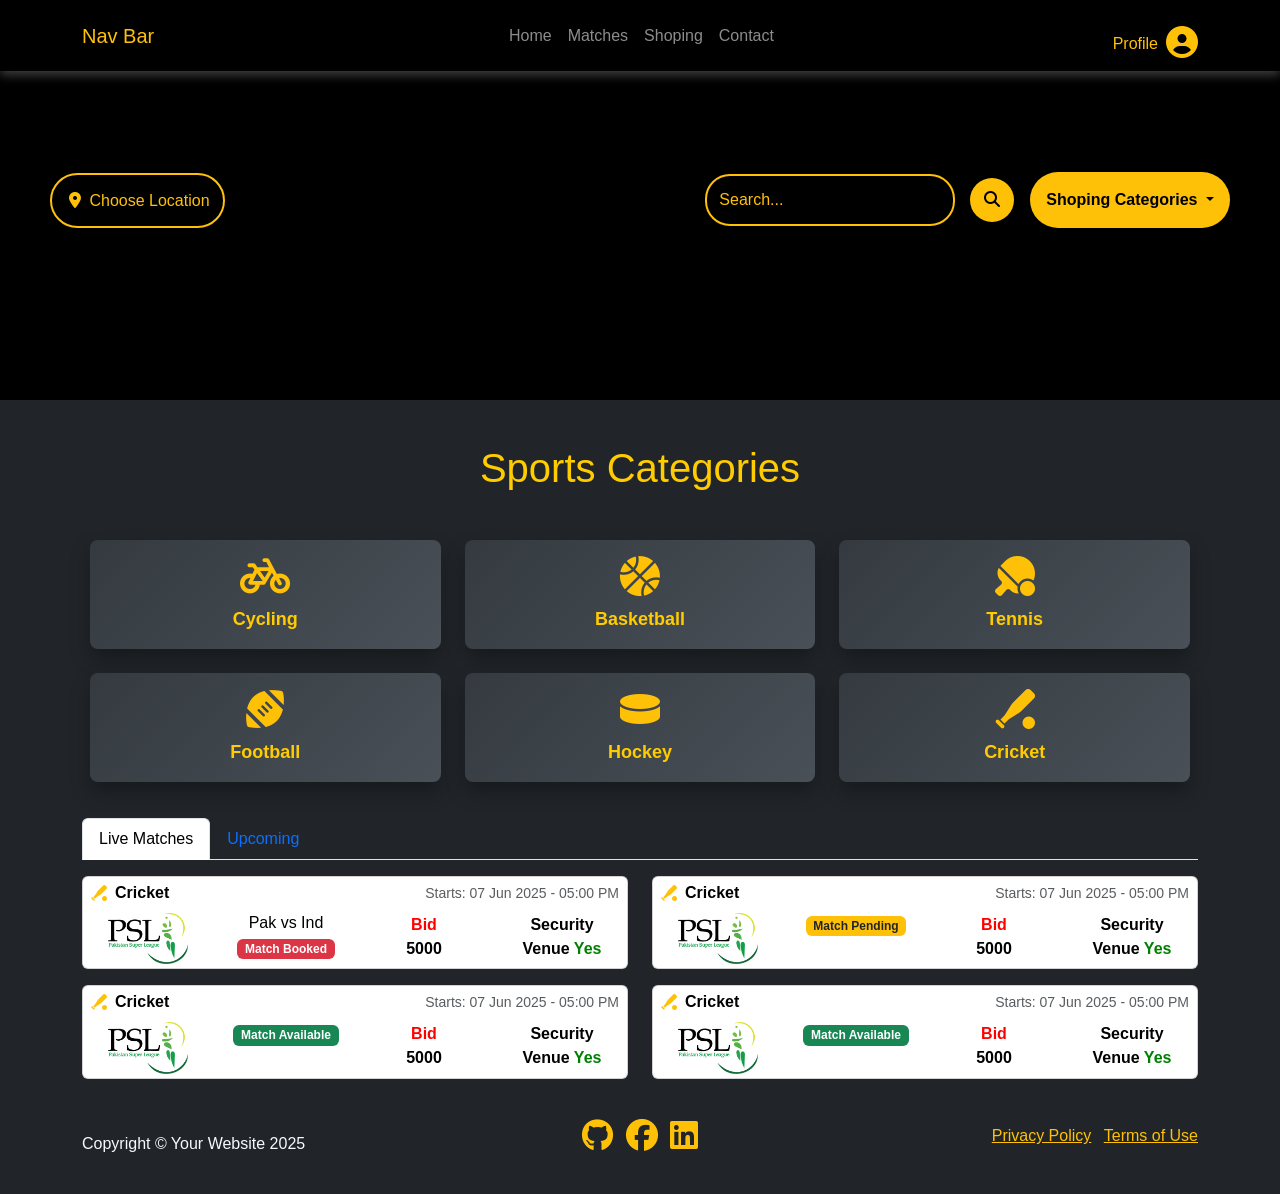
<file: index.html>
<!DOCTYPE html>
<html lang="en">
<head>
    <meta charset="UTF-8">
    <meta name="viewport" content="width=device-width, initial-scale=1.0">
    <title>Sports Club</title>
    
    <link rel="stylesheet" href="https://cdn.jsdelivr.net/npm/bootstrap@5.3.0/dist/css/bootstrap.min.css">
    
    <!-- ✅ FontAwesome ✅ -->
    <link rel="stylesheet" href="https://cdnjs.cloudflare.com/ajax/libs/font-awesome/6.4.2/css/all.min.css">
<link rel="stylesheet" href="./styles.css">
   
</head>
<body class="bg-dark text-white">

<!-- ✅ Navbar ✅ -->
<nav class="navbar navbar-expand-lg navbar-dark bg-black fixed-top">
    <div class="container">
        <!-- Logo -->
        <a class="navbar-brand text-warning" href="#">Nav Bar</a>
        <!-- Toggler -->
        <button class="navbar-toggler" type="button" data-bs-toggle="collapse" data-bs-target="#navbarNav">
            <span class="navbar-toggler-icon"></span>
        </button>
        <!-- Navbar Links -->
        <div class="collapse navbar-collapse justify-content-center" id="navbarNav">
            <ul class="navbar-nav mx-auto">
                <li class="nav-item"><a class="nav-link" href="#">Home</a></li>
                <li class="nav-item"><a class="nav-link" href="./matchesPage/index.html">Matches</a></li>
                <li class="nav-item"><a class="nav-link" href="#">Shoping</a></li>
                <li class="nav-item"><a class="nav-link" href="#">Contact</a></li>
            </ul>
            <!-- Logout Section (یہ navbar collapse میں ہوگا تاکہ موبائل میں نظر آئے) -->
            <!-- Profile Dropdown Section -->
<div class="d-flex align-items-center justify-content-center mt-3 logout-section">
    <span class="me-2 text-warning">Profile</span>
    <div class="dropdown">
        <i class="fas fa-user-circle fa-2x text-warning" id="profileDropdown" data-bs-toggle="dropdown" aria-expanded="false" style="cursor: pointer;"></i>
        <ul class="dropdown-menu dropdown-menu-end" aria-labelledby="profileDropdown">
            <li><a class="dropdown-item" href="#" onclick="window.location.href='./profile-pages/myProfile.html'"><i class="fas fa-user me-2"></i> My Profile</a></li>

            <li><a class="dropdown-item" href="#" onclick="window.location.href='./profile-pages/myStatement.html'"> <i class="fas fa-file-invoice me-2"></i>My Statement</a></li>
            <li><a class="dropdown-item" href="#" onclick="window.location.href='./profile-pages/ChnagePassword.html'"><i class="fas fa-key me-2"></i> Change Password</a></li>
            <li><a class="dropdown-item" href="#" onclick="window.location.href='./profile-pages/myTeam.html'">  <i class="fas fa-baseball-ball me-2"></i> My Team</a></li>
          
            <li><a class="dropdown-item text-danger" href="#"><i class="fas fa-sign-out-alt me-2"></i> Logout</a></li>
        </ul>
    </div>
</div>

        </div>
    </div>
</nav>


<!-- ✅ Header ✅ -->
<header class="header">
    <!-- Left Side: SPORTS CLUB -->
     <!-- Your Button to Trigger Modal -->
  <button id="cust_btn" class="btn btn-primary bg-black  text-warning" data-bs-toggle="modal" data-bs-target="#myModal">
    <i class="fas fa-map-marker-alt p-1"></i> Choose Location
  </button>

  <!-- Your Modal Structure -->
  <div id="myModal" class="modal fade" tabindex="-1">
    <div class="modal-dialog">
      <div class="modal-content">
        <div class="modal-header">
          <h5 class="modal-title">
            <i class="fas fa-map-marker-alt me-2"></i> Select Your Location
          </h5>
          <button type="button" class="btn-close" data-bs-dismiss="modal"></button>
        </div>
        <div class="modal-body">
          <!-- Location Input with Current Location Icon -->
          <div class="mb-3">
            <label for="locationInput" class="form-label">Enter Your Location</label>
            <div class="input-group">
              <input type="text" class="form-control" id="locationInput" placeholder="Enter Your Location">
              <span class="input-group-text" id="currentLocationIcon" style="cursor: pointer;">
                <i class="fas fa-location-crosshairs"></i>
              </span>
            </div>
          </div>

          <!-- Provinces Dropdown -->
          <div class="mb-3">
            <label for="provinceSelect" class="form-label">Select Province</label>
            <select class="form-select" id="provinceSelect">
              <option selected disabled>Choose a province</option>
              <option value="Sindh">Sindh</option>
              <option value="Punjab">Punjab</option>
              <option value="Khyber Pakhtunkhwa">Khyber Pakhtunkhwa</option>
              <option value="Balochistan">Balochistan</option>
            </select>
          </div>

          <!-- Cities Dropdown (Dynamic) -->
          <div class="mb-3" id="cityDropdownContainer" style="display: none;">
            <label for="citySelect" class="form-label">Select City</label>
            <select class="form-select" id="citySelect">
              <option selected disabled>Choose a city</option>
              <!-- Cities will be dynamically populated here -->
            </select>
          </div>

          <!-- Optional: Add a Map Here -->
          <div id="map" style="height: 200px; background-color: #f0f0f0; border-radius: 5px;" class="mt-3">
            <p class="text-center text-muted p-4">Map will be displayed here.</p>
          </div>
        </div>
        <div class="modal-footer">
          <button type="button" class="btn btn-secondary" data-bs-dismiss="modal">Close</button>
          <button type="button" class="btn btn-primary">Save Location</button>
        </div>
      </div>
    </div>
  </div>

 <!-- Right Side: Search Box & Platform Selector -->
    <div class="d-flex align-items-center">
        <!-- Search Box -->
        <div class="search-box d-flex align-items-center me-3">
            <input type="search" name="search" placeholder="Search...">
            <button><i class="fas fa-search"></i></button>
        </div>
    
        <!-- Platform Selector -->
        <div class="dropdown">
            <button id="platformButton" class="btn btn-custom dropdown-toggle p-3" type="button" data-bs-toggle="dropdown">
                Shoping Categories
            </button>
            <ul class="dropdown-menu shadow">
                <li><a class="dropdown-item" href="#" data-value="FootBall"><i class="fas fa-futbol"></i> FootBall</a></li>
                <li><a class="dropdown-item" href="#" data-value="Cricket"><i class="fas fa-baseball-bat-ball"></i> Cricket</a></li>
                <li><a class="dropdown-item" href="#" data-value="Table-Tennis"><i class="fas fa-table-tennis"></i> Table-Tennis</a></li>
                <li><a class="dropdown-item" href="#" data-value="Hockey"><i class="fas fa-hockey-puck"></i> Hockey</a></li>
                <li><a class="dropdown-item" href="#" data-value="Golf-Ball"><i class="fas fa-golf-ball"></i> Golf-Ball</a></li>
                <li><a class="dropdown-item" href="#" data-value="Base-Ball"><i class="fas fa-baseball-ball"></i> Base-Ball</a></li>
            </ul>
        </div>
    </div>
    
    <!-- JavaScript to Update Button Text -->
   
</header>
<div class="container sports-categories-section">
    <!-- Heading for Sports Categories -->
    <h1 class="text-center mt-4">Sports Categories</h1>
    
    <!-- Sports Categories Grid -->
    <div class="row mt-4">
        <div class="col-md-4 mt-4">
            <div class="sports-category text-center p-3">
                <i class="fas fa-bicycle fa-2x text-warning"></i><br>
                <span class="category-title">Cycling</span>
            </div>
        </div>
        <div class="col-md-4 mt-4">
            <div class="sports-category text-center p-3">
                <i class="fas fa-basketball-ball fa-2x text-warning"></i><br>
                <span class="category-title">Basketball</span>
            </div>
        </div>
        <div class="col-md-4 mt-4">
            <div class="sports-category text-center p-3">
                <i class="fas fa-table-tennis fa-2x text-warning"></i><br>
                <span class="category-title">Tennis</span>
            </div>
        </div>
        <div class="col-md-4 mt-4">
            <div class="sports-category text-center p-3">
                <i class="fas fa-football-ball fa-2x text-warning"></i><br>
                <span class="category-title">Football</span>
            </div>
        </div>
        <div class="col-md-4 mt-4">
            <div class="sports-category text-center p-3">
                <i class="fas fa-hockey-puck fa-2x text-warning"></i><br>
                <span class="category-title">Hockey</span>
            </div>
        </div>
        <div class="col-md-4 mt-4">
            <div class="sports-category text-center p-3">
                <i class="fas fa-baseball-bat-ball fa-2x text-warning"></i><br>
                <span class="category-title">Cricket</span>
            </div>
        </div>
    </div>
</div>

    <!-- Tabs -->
    <div class="container mt-3">
        <!-- Navigation Tabs -->
        <ul class="nav nav-tabs" id="matchTabs">
            <li class="nav-item">
                <button class="nav-link active" data-bs-toggle="tab" data-bs-target="#live-matches">Live Matches</button>
            </li>
            <li class="nav-item">
                <button class="nav-link" data-bs-toggle="tab" data-bs-target="#upcoming-matches">Upcoming</button>
            </li>
        </ul>
    
        <!-- Tab Content -->
        <div class="tab-content mt-3">
            <!-- Live Matches -->
            <div class="tab-pane fade show active" id="live-matches">
                <div class="row">
                    <div class="col-md-6 mb-3" data-status="booked">
                        <div class="card bg-white text-black p-1 px-2 text-center">
                            <div class="d-flex justify-content-between align-items-center mb-2">
                                <div class="d-flex align-items-center">
                                    <i class="fas fa-baseball-bat-ball fa-1x text-warning me-2"></i>
                                    <p class="mb-0 fw-bold">Cricket</p>
                                </div>
                                <div>
                                    <p class="text-muted small mb-0">Starts: 07 Jun 2025 - 05:00 PM</p>
                                </div>
                            </div>
                            <div class="row">
                                <div class="col">
                                    <img src="./images/pakistan-super-league-psl-logo-7CA605C19A-seeklogo.com.png" alt="PSL Image" class="img-fluid" style="max-width: 80px; height: auto;">
                                </div>
                                <div class="col">
                                    <h6 class="mb-1">Pak vs Ind</h6>
                                    <span class="badge bg-danger text-white">Match Booked</span>
                                </div>
                                <div class="col">
                                    <p class="mb-0" style="color: red; font-weight: bold;">Bid <br><span style="color: black;">5000</span></p>
                                </div>
                                <div class="col">
                                    <p class="mb-0" style="color: black; font-weight: bold;">Security Venue <span style="color: green;">Yes</span></p>
                                </div>
                            </div>
                        </div>
                    </div>
                    <div class="col-md-6 mb-3" data-status="pending">
                        <div class="card bg-white text-black p-1 px-2 text-center">
                            <div class="d-flex justify-content-between align-items-center mb-2">
                                <div class="d-flex align-items-center">
                                    <i class="fas fa-baseball-bat-ball fa-1x text-warning me-2"></i>
                                    <p class="mb-0 fw-bold">Cricket</p>
                                </div>
                                <div>
                                    <p class="text-muted small mb-0">Starts: 07 Jun 2025 - 05:00 PM</p>
                                </div>
                            </div>
                            <div class="row">
                                <div class="col">
                                    <img src="./images/pakistan-super-league-psl-logo-7CA605C19A-seeklogo.com.png" alt="PSL Image" class="img-fluid" style="max-width: 80px; height: auto;">
                                </div>
                                <div class="col">
                                    <span class="badge bg-warning text-dark">Match Pending</span>
                                </div>
                                <div class="col">
                                    <p class="mb-0" style="color: red; font-weight: bold;">Bid <br><span style="color: black;">5000</span></p>
                                </div>
                                <div class="col">
                                    <p class="mb-0" style="color: black; font-weight: bold;">Security Venue <span style="color: green;">Yes</span></p>
                                </div>
                            </div>
                        </div>
                    </div>
                    <div class="col-md-6 mb-3" data-status="available">
                        <div class="card bg-white text-black p-1 px-2 text-center">
                            <div class="d-flex justify-content-between align-items-center mb-2">
                                <div class="d-flex align-items-center">
                                    <i class="fas fa-baseball-bat-ball fa-1x text-warning me-2"></i>
                                    <p class="mb-0 fw-bold ">Cricket</p>
                                </div>
                                <div>
                                    <p class="text-muted small mb-0">Starts: 07 Jun 2025 - 05:00 PM</p>
                                </div>
                            </div>
                            <div class="row">
                                <div class="col">
                                    <img src="./images/pakistan-super-league-psl-logo-7CA605C19A-seeklogo.com.png" alt="PSL Image" class="img-fluid" style="max-width: 80px; height: auto;">
                                </div>
                                <div class="col">
                                    <span class="badge bg-success text-white">Match Available</span>
                                </div>
                                <div class="col">
                                    <p class="mb-0" style="color: red; font-weight: bold;">Bid <br><span style="color: black;">5000</span></p>
                                </div>
                                <div class="col">
                                    <p class="mb-0" style="color: black; font-weight: bold;">Security Venue <span style="color: green;">Yes</span></p>
                                </div>
                            </div>
                        </div>
                    </div>
                    <div class="col-md-6 mb-3" data-status="available">
                        <div class="card bg-white text-black p-1 px-2 text-center">
                            <div class="d-flex justify-content-between align-items-center mb-2">
                                <div class="d-flex align-items-center">
                                    <i class="fas fa-baseball-bat-ball fa-1x text-warning me-2"></i>
                                    <p class="mb-0 fw-bold ">Cricket</p>
                                </div>
                                <div>
                                    <p class="text-muted small mb-0">Starts: 07 Jun 2025 - 05:00 PM</p>
                                </div>
                            </div>
                            <div class="row">
                                <div class="col">
                                    <img src="./images/pakistan-super-league-psl-logo-7CA605C19A-seeklogo.com.png" alt="PSL Image" class="img-fluid" style="max-width: 80px; height: auto;">
                                </div>
                                <div class="col">
                                    <span class="badge bg-success text-white">Match Available</span>
                                </div>
                                <div class="col">
                                    <p class="mb-0" style="color: red; font-weight: bold;">Bid <br><span style="color: black;">5000</span></p>
                                </div>
                                <div class="col">
                                    <p class="mb-0" style="color: black; font-weight: bold;">Security Venue <span style="color: green;">Yes</span></p>
                                </div>
                            </div>
                        </div>
                    </div>
                    <!-- Add more Live Match cards here -->
                </div>
            </div>
    
            <!-- Upcoming Matches -->
            <div class="tab-pane fade" id="upcoming-matches">
                <div class="row">
                    <div class="col-md-6 mb-3">
                        <div class="card bg-white text-black p-1 px-2 text-center">
                            <div class="d-flex justify-content-between align-items-center mb-2">
                                <div class="d-flex align-items-center">
                                    <i class="fas fa-baseball-bat-ball fa-1x text-warning me-2"></i> <!-- Cricket Icon -->
                                    <p class="mb-0 fw-bold">Cricket</p> <!-- Heading -->
                                </div>
                                <div>
                                    <p class="text-muted small mb-0">Starts: 07 Jun 2025 - 05:00 PM</p> <!-- Top Date and Time -->
                                </div>
                            </div>
                            <div class="row">
                                <div class="col">
                                    <img src="./images/pakistan-super-league-psl-logo-7CA605C19A-seeklogo.com.png" alt="PSL Image" class="img-fluid" style="max-width: 80px; height: auto;">
                                </div>
                                <!-- First Column: Coming Thursday, Match Booked, Date -->
                                <div class="col">
                                    <span class="badge bg-warning text-dark">Match Booked</span>
                
                                </div>
                                <!-- Second Column: Bid 5000 -->
                                <div class="col">
                                    <p class="mb-0" style="color: red; font-weight: bold;">Bid <br><span style="color: black;">5000</span></p>
                                </div>
                                <!-- Third Column: Security Venue Yes -->
                                <div class="col">
                                    <p class="mb-0" style="color: black; font-weight: bold;">Security Venue <span style="color: green;">Yes</span></p>
                                </div>
                            </div>
                        </div>
                    </div>
                    <div class="col-md-6 mb-3">
                        <div class="card bg-white text-black p-1 px-2 text-center">
                            <div class="d-flex justify-content-between align-items-center mb-2">
                                <div class="d-flex align-items-center">
                                    <i class="fas fa-baseball-bat-ball fa-1x text-warning me-2"></i> <!-- Cricket Icon -->
                                    <p class="mb-0 fw-bold">Cricket</p> <!-- Heading -->
                                </div>
                                <div>
                                    <p class="text-muted small mb-0">Starts: 07 Jun 2025 - 05:00 PM</p> <!-- Top Date and Time -->
                                </div>
                            </div>
                            <div class="row">
                                <div class="col">
                                    <img src="./images/pakistan-super-league-psl-logo-7CA605C19A-seeklogo.com.png" alt="PSL Image" class="img-fluid" style="max-width: 80px; height: auto;">
                                </div>
                                <!-- First Column: Coming Thursday, Match Booked, Date -->
                                <div class="col">
                                    <span class="badge bg-warning text-dark">Match Pending</span>
                            
                                </div>
                                <!-- Second Column: Bid 5000 -->
                                <div class="col">
                                    <p class="mb-0" style="color: red; font-weight: bold;">Bid <br><span style="color: black;">5000</span></p>
                                </div>
                                <!-- Third Column: Security Venue Yes -->
                                <div class="col">
                                    <p class="mb-0" style="color: black; font-weight: bold;">Security Venue <span style="color: green;">Yes</span></p>
                                </div>
                            </div>
                        </div>
                    </div>
                    <div class="col-md-6 mb-3">
                        <div class="card bg-white text-black p-1 px-2 text-center">
                            <div class="d-flex justify-content-between align-items-center mb-2">
                                <div class="d-flex align-items-center">
                                    <i class="fas fa-baseball-bat-ball fa-1x text-warning me-2"></i> <!-- Cricket Icon -->
                                    <p class="mb-0 fw-bold">Cricket</p> <!-- Heading -->
                                </div>
                                <div>
                                    <p class="text-muted small mb-0">Starts: 07 Jun 2025 - 05:00 PM</p> <!-- Top Date and Time -->
                                </div>
                            </div>
                            <div class="row">
                                <div class="col">
                                    <img src="./images/pakistan-super-league-psl-logo-7CA605C19A-seeklogo.com.png" alt="PSL Image" class="img-fluid" style="max-width: 80px; height: auto;">
                                </div>
                                <!-- First Column: Coming Thursday, Match Booked, Date -->
                                <div class="col">
                                    <span class="badge bg-warning text-dark">Match Booked</span>
                                
                                </div>
                                <!-- Second Column: Bid 5000 -->
                                <div class="col">
                                    <p class="mb-0" style="color: red; font-weight: bold;">Bid <br><span style="color: black;">5000</span></p>
                                </div>
                                <!-- Third Column: Security Venue Yes -->
                                <div class="col">
                                    <p class="mb-0" style="color: black; font-weight: bold;">Security Venue <span style="color: green;">Yes</span></p>
                                </div>
                            </div>
                        </div>
                    </div>
                    <div class="col-md-6 mb-3">
                        <div class="card bg-white text-black p-1 px-2 text-center">
                            <div class="d-flex justify-content-between align-items-center mb-2">
                                <div class="d-flex align-items-center">
                                    <i class="fas fa-baseball-bat-ball fa-1x text-warning me-2"></i> <!-- Cricket Icon -->
                                    <p class="mb-0 fw-bold">Cricket</p> <!-- Heading -->
                                </div>
                                <div>
                                    <p class="text-muted small mb-0">Starts: 07 Jun 2025 - 05:00 PM</p> <!-- Top Date and Time -->
                                </div>
                            </div>
                            <div class="row">
                                <div class="col">
                                    <img src="./images/pakistan-super-league-psl-logo-7CA605C19A-seeklogo.com.png" alt="PSL Image" class="img-fluid" style="max-width: 80px; height: auto;">
                                </div>
                                <!-- First Column: Coming Thursday, Match Booked, Date -->
                                <div class="col">
                                    <span class="badge bg-warning text-dark">Match Avaliable</span>
                            
                                </div>
                                <!-- Second Column: Bid 5000 -->
                                <div class="col">
                                    <p class="mb-0" style="color: red; font-weight: bold;">Bid <br><span style="color: black;">5000</span></p>
                                </div>
                                <!-- Third Column: Security Venue Yes -->
                                <div class="col">
                                    <p class="mb-0" style="color: black; font-weight: bold;">Security Venue <span style="color: green;">Yes</span></p>
                                </div>
                            </div>
                        </div>
                    </div>
                    <!-- Add more Upcoming Match cards here -->
                </div>
            </div>
        </div>
    </div>
    <footer class="footer bg-dark text-light py-4">
        <div class="container">
          <div class="row align-items-center">
            <div class="col-md-4 text-center text-md-start">
              <span class="copyright">Copyright &copy; Your Website 2025</span>
            </div>
            <div class="col-md-4 text-center">
              <ul class="list-inline social-buttons">
                <li class="list-inline-item">
                  <a href="https://github.com/ELMORABITYounes">
                    <i class="fab fa-github fa-2x text-warning"></i>
                  </a>
                </li>
                <li class="list-inline-item">
                  <a href="https://www.facebook.com/younes.elmorabit.92">
                    <i class="fab fa-facebook fa-2x text-warning"></i>
                  </a>
                </li>
                <li class="list-inline-item">
                  <a href="https://www.linkedin.com/in/younes-elmorabit-2a162310b/">
                    <i class="fab fa-linkedin fa-2x text-warning"></i>
                  </a>
                </li>
              </ul>
            </div>
            <div class="col-md-4 text-center text-md-end">
              <ul class="list-inline quicklinks">
                <li class="list-inline-item"><a href="#" class="text-warning">Privacy Policy</a></li>
                <li class="list-inline-item"><a href="#" class="text-warning">Terms of Use</a></li>
              </ul>
            </div>
          </div>
        </div>
      </footer>
      

<script src="https://cdn.jsdelivr.net/npm/bootstrap@5.3.0/dist/js/bootstrap.bundle.min.js"></script>
<script src="./script.js"></script>
</body>
</html>
</file>
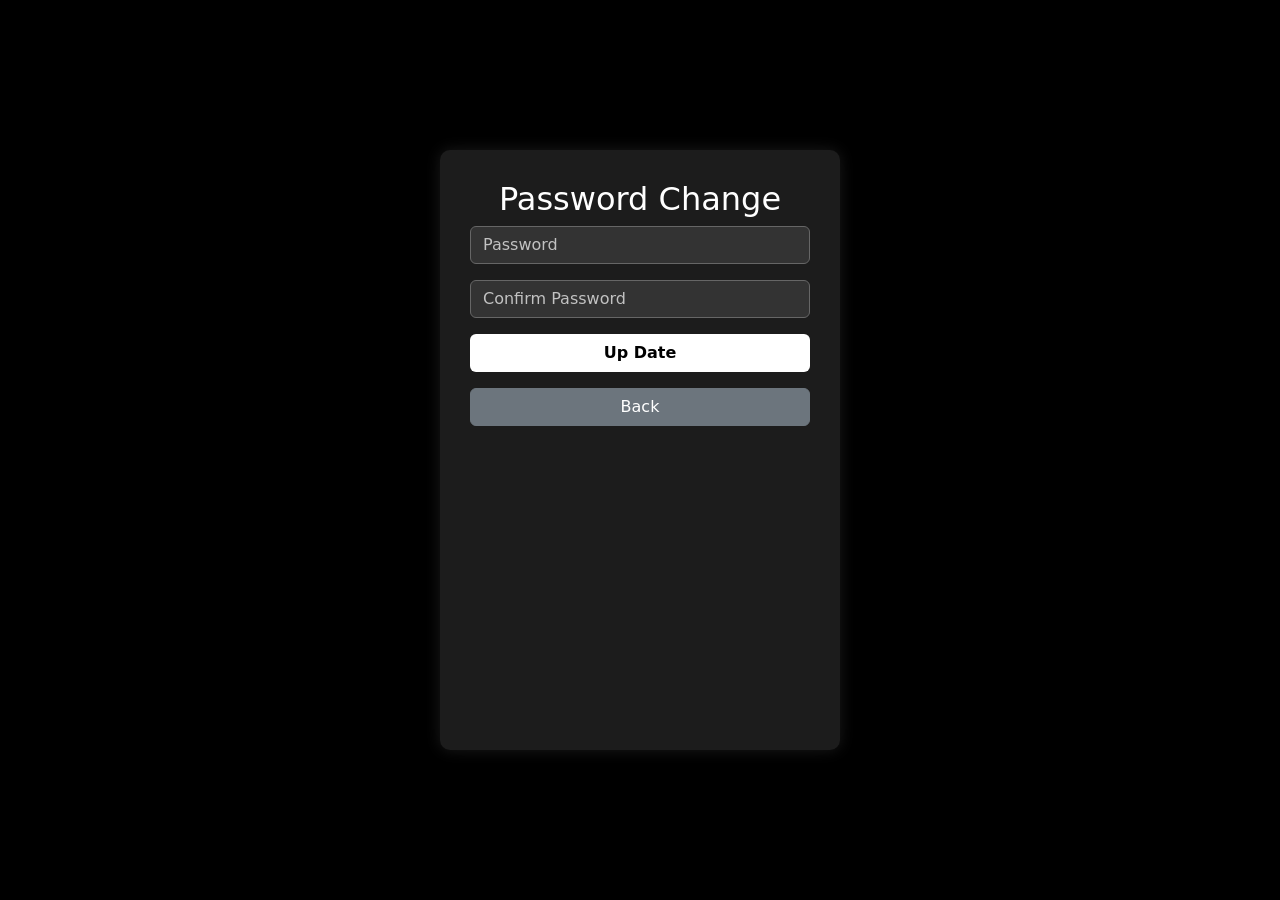
<file: profile-pages/Chnagepassword.html>
<!DOCTYPE html>
<html lang="en">
<head>
    <meta charset="UTF-8">
    <meta name="viewport" content="width=device-width, initial-scale=1.0">
    <title>Profile Form</title>
    
    <!-- ✅ Bootstrap CDN ✅ -->
    <link rel="stylesheet" href="https://cdn.jsdelivr.net/npm/bootstrap@5.3.0/dist/css/bootstrap.min.css">
    <link rel="stylesheet" href="myProfile.css">


</head>
<body>

    <div class="form-container text-center">
        <h2>Password Change</h2>


        <form action="#" method="post">
            <div class="mb-3">
                <input type="Password" id="Password" name="Password" placeholder="Password" class="form-control">
            </div>

            <div class="mb-3">
                <input type="Password" id="ConfirmPassword" name="ConfirmPassword" placeholder="Confirm Password" class="form-control" required>
            </div>

            <button type="submit" class="btn btn-custom w-100">Up Date</button>
        </form>

        <!-- ✅ Back Button ✅ -->
        <button onclick="goBack()" class="btn btn-secondary mt-3 w-100">Back</button>
    </div>

    <!-- ✅ Bootstrap JS ✅ -->
    <script src="https://cdn.jsdelivr.net/npm/bootstrap@5.3.0/dist/js/bootstrap.bundle.min.js"></script>

    <!-- ✅ JavaScript for Back Button ✅ -->
    <script>
        function goBack() {
            window.history.back();
        }
    </script>

</body>
</html>
</file>
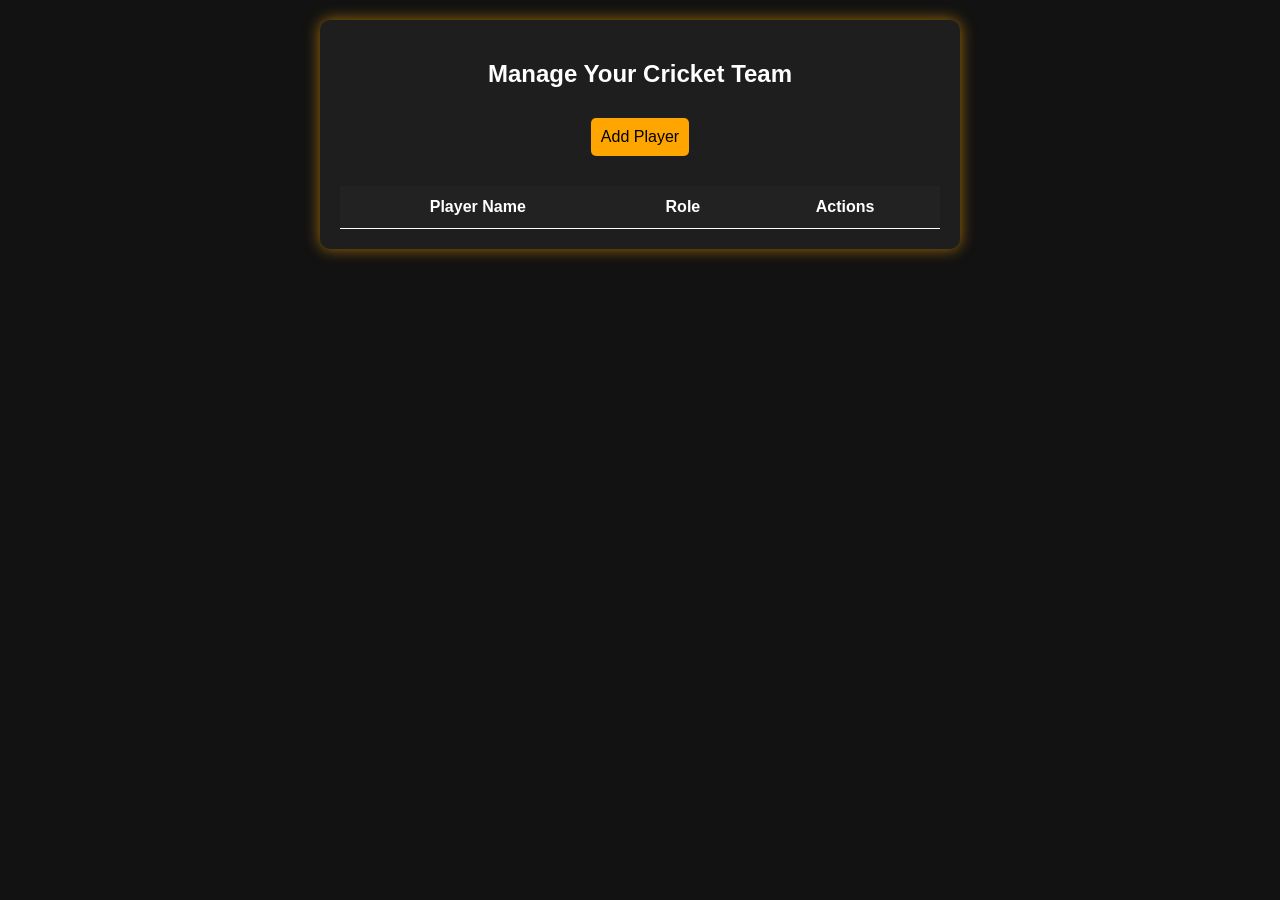
<file: profile-pages/editTeam.html>
<!DOCTYPE html>
<html lang="en">
<head>
    <meta charset="UTF-8">
    <meta name="viewport" content="width=device-width, initial-scale=1.0">
    <title>Cricket Team Management</title>
    <style>
        body {
            font-family: 'Poppins', sans-serif;
            background-color: #121212;
            color: #fff;
            text-align: center;
            margin: 0;
            padding: 20px;
        }
        .container {
            max-width: 600px;
            margin: auto;
            background: #1e1e1e;
            padding: 20px;
            border-radius: 10px;
            box-shadow: 0 0 15px rgba(255, 165, 0, 0.6);
        }
        button {
            background: orange;
            color: #000;
            padding: 10px;
            margin: 10px;
            border: none;
            border-radius: 5px;
            font-size: 16px;
            cursor: pointer;
            transition: 0.3s;
        }
        button:hover {
            background: darkorange;
        }
        .hidden {
            display: none;
        }
        table {
            width: 100%;
            margin-top: 20px;
            border-collapse: collapse;
        }
        th, td {
            padding: 12px;
            border-bottom: 1px solid #fff;
        }
        th {
            background: #222;
        }
        .delete-btn, .edit-btn {
            background: red;
            color: white;
            padding: 5px 10px;
            border-radius: 5px;
            cursor: pointer;
            margin: 2px;
        }
        .delete-btn:hover {
            background: darkred;
        }
        .edit-btn {
            background: blue;
        }
        .edit-btn:hover {
            background: darkblue;
        }
    </style>
</head>
<body>
    <div class="container">
        <h2>Manage Your Cricket Team</h2>
        <button onclick="showForm()">Add Player</button>
        <form id="playerForm" class="hidden" onsubmit="event.preventDefault(); addPlayer();">
            <input type="text" id="playerName" placeholder="Enter player name" required>
            <select id="playerRole">
                <option value="Batsman">Batsman</option>
                <option value="Bowler">Bowler</option>
                <option value="All-rounder">All-rounder</option>
                <option value="Wicketkeeper">Wicketkeeper</option>
            </select>
            <button type="submit">Save Player</button>
        </form>
        <table>
            <thead>
                <tr>
                    <th>Player Name</th>
                    <th>Role</th>
                    <th>Actions</th>
                </tr>
            </thead>
            <tbody id="teamList"></tbody>
        </table>
    </div>
    
    <script>
        function showForm() {
            document.getElementById("playerForm").classList.toggle("hidden");
        }
        
        function addPlayer() {
            let name = document.getElementById("playerName").value;
            let role = document.getElementById("playerRole").value;
            let table = document.getElementById("teamList");
            
            let row = table.insertRow();
            let nameCell = row.insertCell(0);
            let roleCell = row.insertCell(1);
            let actions = row.insertCell(2);
            
            nameCell.textContent = name;
            roleCell.textContent = role;
            
            let deleteBtn = document.createElement("button");
            deleteBtn.textContent = "Delete";
            deleteBtn.classList.add("delete-btn");
            deleteBtn.onclick = function() {
                table.deleteRow(row.rowIndex - 1);
            };
            
            let editBtn = document.createElement("button");
            editBtn.textContent = "Edit";
            editBtn.classList.add("edit-btn");
            editBtn.onclick = function() {
                document.getElementById("playerName").value = nameCell.textContent;
                document.getElementById("playerRole").value = roleCell.textContent;
                table.deleteRow(row.rowIndex - 1);
                showForm();
            };
            
            actions.appendChild(editBtn);
            actions.appendChild(deleteBtn);
            
            document.getElementById("playerName").value = "";
            showForm();
        }
    </script>
</body>
</html>
</file>
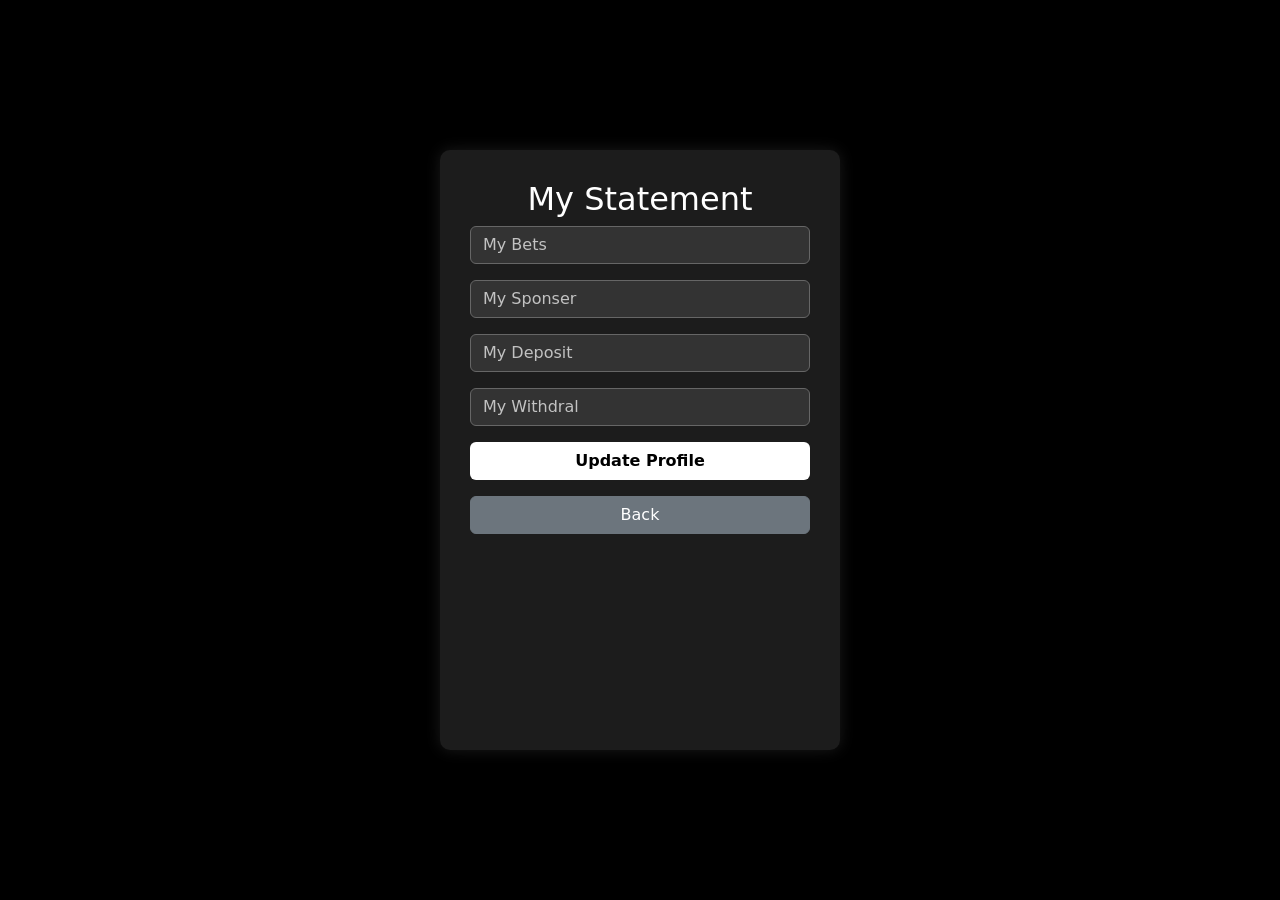
<file: profile-pages/myStatement.html>
<!DOCTYPE html>
<html lang="en">
<head>
    <meta charset="UTF-8">
    <meta name="viewport" content="width=device-width, initial-scale=1.0">
    <title>Profile Form</title>
    
    <!-- ✅ Bootstrap CDN ✅ -->
    <link rel="stylesheet" href="https://cdn.jsdelivr.net/npm/bootstrap@5.3.0/dist/css/bootstrap.min.css">
    <link rel="stylesheet" href="myProfile.css">


</head>
<body>

    <div class="form-container text-center">
        <h2>My Statement</h2>


        <form action="#" method="post">
            <div class="mb-3">
                <input type="text" id="MyDebit" name="MyDebit" placeholder="My Bets" class="form-control">
            </div>

            <div class="mb-3">
                <input type="text" id="MySponser" name="MySponser" placeholder="My Sponser" class="form-control" required>
            </div>

            <div class="mb-3">
                <input type="text" id="MyDeposit" name="MyDeposit" placeholder="My Deposit" class="form-control" required>
            </div>

            <div class="mb-3">
                <input type="text" id="MyWithdral" name="MyWithdral" placeholder="My Withdral" class="form-control" required>
            </div>

            <button type="submit" class="btn btn-custom w-100">Update Profile</button>
        </form>

        <!-- ✅ Back Button ✅ -->
        <button onclick="goBack()" class="btn btn-secondary mt-3 w-100">Back</button>
    </div>

    <!-- ✅ Bootstrap JS ✅ -->
    <script src="https://cdn.jsdelivr.net/npm/bootstrap@5.3.0/dist/js/bootstrap.bundle.min.js"></script>

    <!-- ✅ JavaScript for Back Button ✅ -->
    <script>
        function goBack() {
            window.history.back();
        }
    </script>

</body>
</html>
</file>
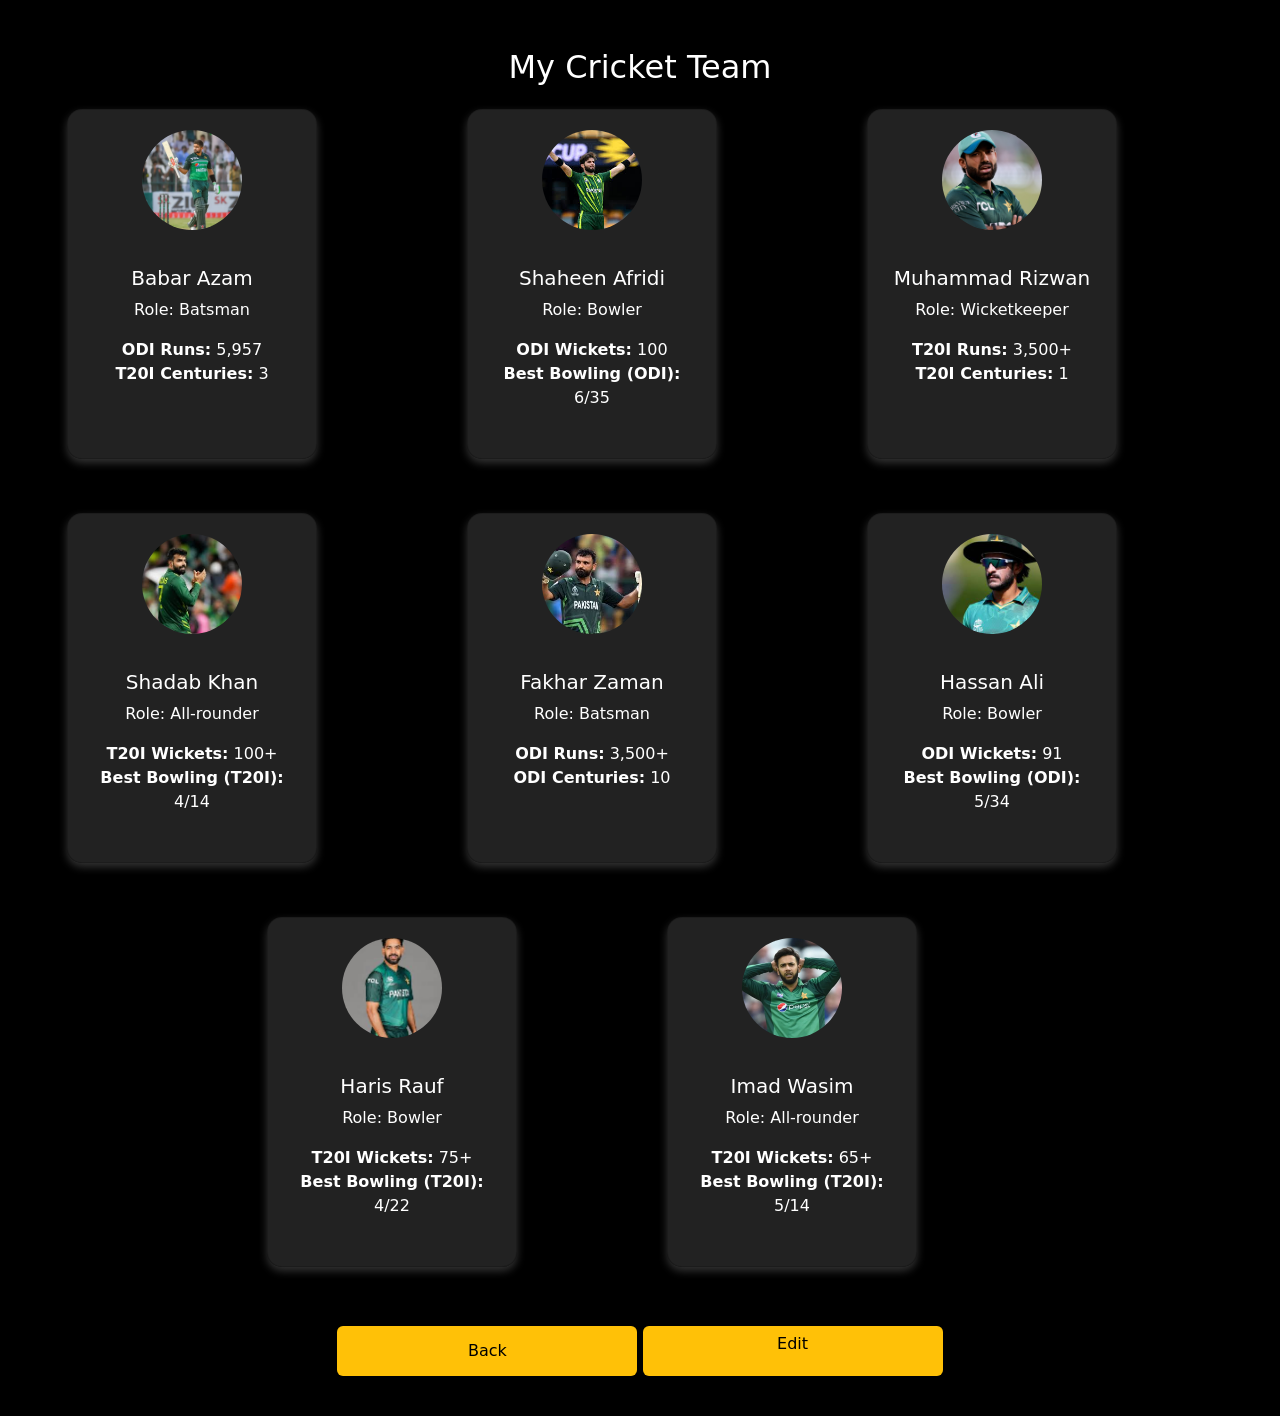
<file: profile-pages/myTeam.html>
<!DOCTYPE html>
<html lang="en">
<head>
    <meta charset="UTF-8">
    <meta name="viewport" content="width=device-width, initial-scale=1.0">
    <title>Cricket Team</title>
    
    <!-- ✅ Bootstrap CDN ✅ -->
    <link rel="stylesheet" href="https://cdn.jsdelivr.net/npm/bootstrap@5.3.0/dist/css/bootstrap.min.css">
    <link rel="stylesheet" href="./myTeam.css">
</head>
<body>
    <div class="container text-center mt-5">
        <h2>My Cricket Team</h2>
        <div class="row">
            <!-- ✅ Cricket Team Members ✅ -->
            <div class="col-md-4 mb-4">
                <div class="card">
                    <img src="./images/images/Babar-Azam.webp" alt="Babar Azam">
                    <div class="card-body">
                        <h5 class="card-title">Babar Azam</h5>
                        <p class="card-text">Role: Batsman</p>
                        <p class="card-text">
                            <strong>ODI Runs:</strong> 5,957<br>
                            <strong>T20I Centuries:</strong> 3
                        </p>
                    </div>
                </div>
            </div>
            <div class="col-md-4 mb-4">
                <div class="card">
                    <img src="./images/images/images.jpeg" alt="Shaheen Afridi">
                    <div class="card-body">
                        <h5 class="card-title">Shaheen Afridi</h5>
                        <p class="card-text">Role: Bowler</p>
                        <p class="card-text">
                            <strong>ODI Wickets:</strong> 100<br>
                            <strong>Best Bowling (ODI):</strong> 6/35
                        </p>
                    </div>
                </div>
            </div>
            <div class="col-md-4 mb-4">
                <div class="card">
                    <img src="./images/images/mohammad-rizwan-2024-11-cae8fab68499afed0e18034d233ad22d.avif" alt="Muhammad Rizwan">
                    <div class="card-body">
                        <h5 class="card-title">Muhammad Rizwan</h5>
                        <p class="card-text">Role: Wicketkeeper</p>
                        <p class="card-text">
                            <strong>T20I Runs:</strong> 3,500+<br>
                            <strong>T20I Centuries:</strong> 1
                        </p>
                    </div>
                </div>
            </div>
            <div class="col-md-4 mb-4">
                <div class="card">
                    <img src="./images/images/images (1).jpeg" alt="Shadab Khan">
                    <div class="card-body">
                        <h5 class="card-title">Shadab Khan</h5>
                        <p class="card-text">Role: All-rounder</p>
                        <p class="card-text">
                            <strong>T20I Wickets:</strong> 100+<br>
                            <strong>Best Bowling (T20I):</strong> 4/14
                        </p>
                    </div>
                </div>
            </div>
            <div class="col-md-4 mb-4">
                <div class="card">
                    <img src="./images/images/images (2).jpeg" alt="Fakhar Zaman">
                    <div class="card-body">
                        <h5 class="card-title">Fakhar Zaman</h5>
                        <p class="card-text">Role: Batsman</p>
                        <p class="card-text">
                            <strong>ODI Runs:</strong> 3,500+<br>
                            <strong>ODI Centuries:</strong> 10
                        </p>
                    </div>
                </div>
            </div>
            <div class="col-md-4 mb-4">
                <div class="card">
                    <img src="./images/images/images (3).jpeg" alt="Hassan Ali">
                    <div class="card-body">
                        <h5 class="card-title">Hassan Ali</h5>
                        <p class="card-text">Role: Bowler</p>
                        <p class="card-text">
                            <strong>ODI Wickets:</strong> 91<br>
                            <strong>Best Bowling (ODI):</strong> 5/34
                        </p>
                    </div>
                </div>
            </div>
            <div class="col-md-4 mb-4">
                <div class="card">
                    <img src="./images/images/images (4).jpeg" alt="Haris Rauf">
                    <div class="card-body">
                        <h5 class="card-title">Haris Rauf</h5>
                        <p class="card-text">Role: Bowler</p>
                        <p class="card-text">
                            <strong>T20I Wickets:</strong> 75+<br>
                            <strong>Best Bowling (T20I):</strong> 4/22
                        </p>
                    </div>
                </div>
            </div>
            <div class="col-md-4 mb-4">
                <div class="card">
                    <img src="./images/images/imad-1-16296544043x2.webp" alt="Imad Wasim">
                    <div class="card-body">
                        <h5 class="card-title">Imad Wasim</h5>
                        <p class="card-text">Role: All-rounder</p>
                        <p class="card-text">
                            <strong>T20I Wickets:</strong> 65+<br>
                            <strong>Best Bowling (T20I):</strong> 5/14
                        </p>
                    </div>
                </div>
            </div>
        </div>
        <!-- ✅ Back Button ✅ -->
        <button onclick="goBack()" class="btn btn-secondary bg-warning">Back</button>
        <a href="./editTeam.html" class="btn btn-secondary bg-warning">Edit</a>
    </div>
    
    
    <!-- ✅ Bootstrap JS ✅ -->
    <script src="https://cdn.jsdelivr.net/npm/bootstrap@5.3.0/dist/js/bootstrap.bundle.min.js"></script>
    
    <!-- ✅ JavaScript for Back Button ✅ -->
    <script>
        function goBack() {
            window.history.back();
        }
    </script>
</body>
</html>
</file>
<file: styles.css>
body {
    background-color: #f8f9fa;
    font-family: 'Arial', sans-serif;
}
/* Navbar Styling */
.navbar {
    background: black;
    padding: 10px 20px;
    box-shadow: 0px 4px 10px rgba(128, 128, 128, 0.5);
}
.navbar-nav .nav-link:hover {
    color: #ffc107 !important;
}
/* Header Styling */
.header {
    background-color: black;
    height: 400px;
    display: flex;
    align-items: center;
    justify-content: space-between;
    padding: 0 50px;
}
.header h1 {
    font-size: 3rem;
    font-weight: bold;
    color: #ffc107;
}
/* Search Box */
.search-box input {
    width: 250px;
    padding: 12px;
    border-radius: 25px;
    border: 2px solid #ffc107;
    font-size: 16px;
    outline: none;
    background: black;
    color: white;
}
.search-box input::placeholder {
    color: #ffc107;
}
.search-box button {
    background: #ffc107;
    color: black;
    margin-left: 15px;
    border: none;
    border-radius: 25px;
    padding: 10px 14px;
}
.search-box button:hover {
    background: darkgoldenrod;
}
/* Platform Selector */
.btn-custom {

    background: #ffc107;
    color: black;
    border-radius: 40px;
    border: none;
    font-weight: bold;
}
.btn-custom:hover {
    background: darkgoldenrod;
    color: black;
}
.dropdown-menu {
    width: 250px;
    background: black;
    border: 1px solid #ffc107;
}
.dropdown-item {
    color: #ffc107;
}
.dropdown-item:hover {
    background-color: #ffc107;
    color: black !important;
}
 /* Sports Categories Styling */
 .sports-category {
    padding: 20px;
    background: linear-gradient(135deg, #343a40, #495057);
    border-radius: 15px;
    box-shadow: 0px 10px 20px rgba(0, 0, 0, 0.3);
    transition: transform 0.3s ease-in-out, box-shadow 0.3s ease-in-out;
    color: #ffc107;
    font-weight: bold;
}
.sports-category i {
    font-size: 2.5rem;
}
.sports-category:hover {
    transform: translateY(-10px) scale(1.05);
    box-shadow: 0px 15px 25px rgba(255, 193, 7, 0.5);
}
/* Sports Categories Section */
.sports-categories-section {

padding: 20px;
border-radius: 8px;
color: #ffcc00; 
}

.sports-category {
border-radius: 8px;
transition: all 0.3s ease-in-out;
color: #ffcc00; 
}

.sports-category:hover {

transform: scale(1.05);
}

.sports-category i {
color: #ffcc00; /* Icon color */
}

.sports-category .category-title {
font-size: 18px;
font-weight: bold;
color: #ffcc00; 
margin-top: 8px;
display: block;
}
#cust_btn{
border: 2px solid #ffc107;
padding: 13px;
border-radius: 46px;
}
.social-buttons a i {
    transition: color 0.3s ease-in-out;
}

.social-buttons a:hover i {
    color: #ff9800; /* Dark Orange */
}
/* موبائل اور ٹیبلٹ پر لاگ آؤٹ اور پروفائل آئیکن چھپانے کے لیے */
@media (max-width: 991px) {
    .logout-section {
        display: none !important;
    }

    /* جب navbar کھلے، تو logout-section نظر آئے */
    .navbar-collapse.show .logout-section {
        display: flex !important;
    }
    
}
</file>
<file: profile-pages/myProfile.css>
body {
    background-color: #000;
    color: #fff;
    height: 100vh;
    display: flex;
    justify-content: center;
    align-items: center;
}
.form-container {
    background: #1c1c1c;
    padding: 30px;
    border-radius: 10px;
    box-shadow: 0px 0px 15px rgba(255, 255, 255, 0.1);
    width: 100%;
    max-width: 400px;
    height: 600px;
}
.form-control {
    background: #333;
    border: 1px solid #666;
    color: #fff;
}
.form-control::placeholder {
    color: rgba(255, 255, 255, 0.7); /* ✅ White Placeholder */
}
.form-control:focus {
    background: #444;
    color: #fff;
    border-color: #fff;
}
.btn-custom {
    background: #fff;
    color: #000;
    font-weight: bold;
}
.btn-custom:hover {
    background: #ccc;
    color: #000;
}
.avatar {
    width: 100px;
    height: 100px;
    border-radius: 50%;
    object-fit: cover;
    border: 3px solid #fff;
    margin-bottom: 10px;
    margin-left: 120px;
    background-image: url(./images/images/png-clipart-2018-pakistan-super-league-players-draft-2017-pakistan-super-league-pakistan-national-cricket-team-islamabad-united-pakistan-leaf-text-thumbnail.png);
    background-size: cover;
    background-repeat: no-repeat;
}
.user-info {
    font-size: 14px;
    color: #bbb;
}
</file>
<file: profile-pages/myTeam.css>
body {
    background-color: #000;
    color: #fff;
    height:auto;
}
.container {
    max-width: 1200px;
}
.row {
    display: flex;
    flex-wrap: wrap;
    justify-content: center;
}
.card {
    text-align: center;
    border-radius: 15px;
    background-color: #4c4b4b74;
    color: #fff;
    width: 250px;
    height: 350px;
    margin: 15px;
    box-shadow: 0 4px 8px rgba(255, 255, 255, 0.2);
    transition: 0.3s;
}
.card:hover {
    box-shadow: 0 8px 16px rgba(255, 165, 0, 0.8);
    transform: scale(1.05);
}
.card img {
    width: 100px;
    height: 100px;
    border-radius: 50%;
    object-fit: cover;
    margin: 20px auto;
    display: block;
}
.card-body {
    text-align: center;
}
.btn{
    width: 300px;
    height: 50px;
    border: none;
    color: black;
    margin-top: 20px;
    margin-bottom: 40px;
}
.btn:hover {
    box-shadow: 0 8px 16px rgba(251, 248, 241, 0.8);
    transform: scale(1.05);
}
</file>
